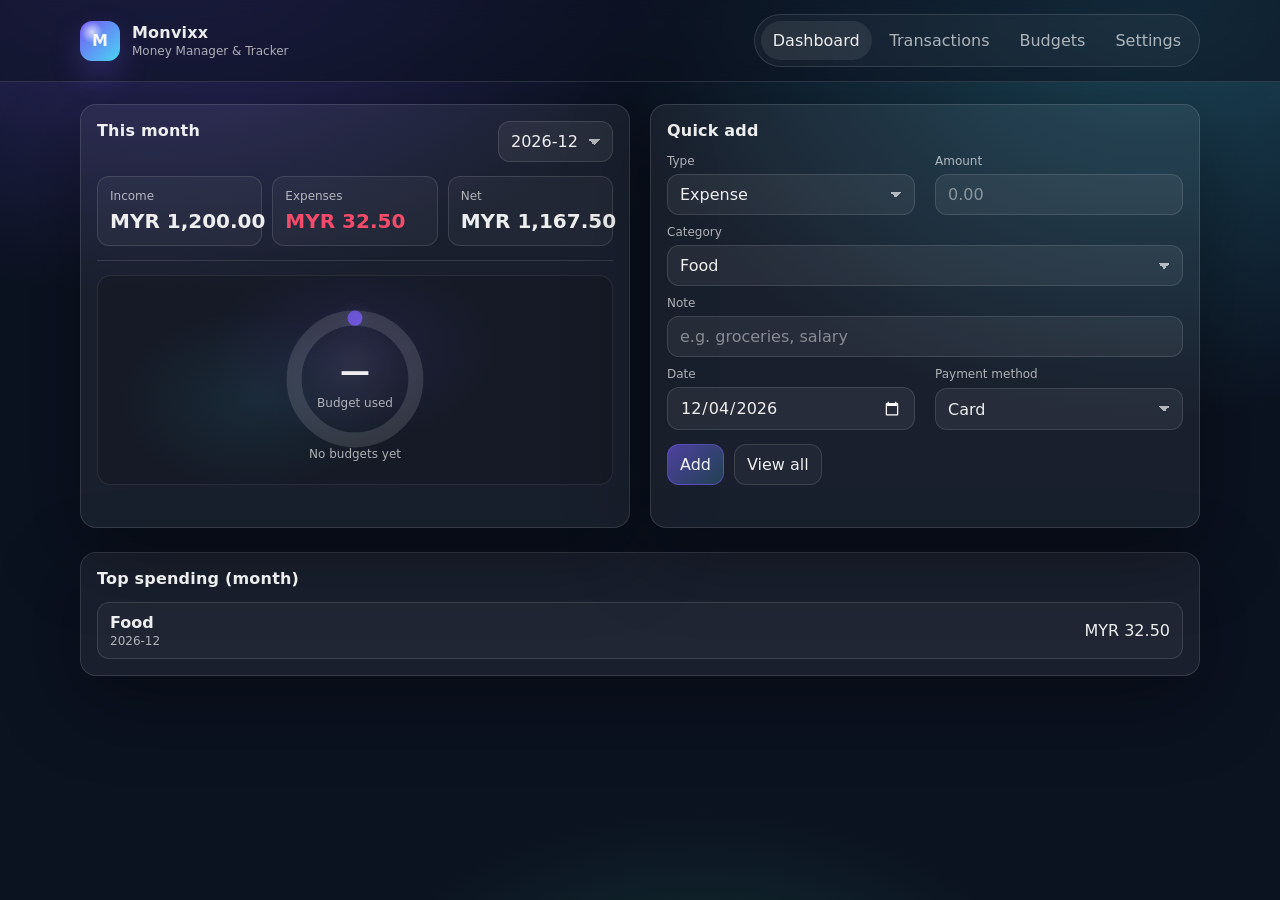
<file: index.html>
<!doctype html>

<!-- Home page -->
<html lang="en">
  <head>
    <meta charset="utf-8" />
    <meta name="viewport" content="width=device-width, initial-scale=1" />
    <title>Dashboard — Monvixx</title>
    <meta name="description" content="Monvixx: a simple money manager and tracker." />
    <link rel="stylesheet" href="css/styles.css" />
  </head>
  <body>
    <a class="skip-link" href="#main">Skip to content</a>

    <header class="topbar">
      <div class="container topbar__inner">
        <div class="brand">
          <div class="brand__logo" aria-hidden="true">M</div>
          <div class="brand__text">
            <div class="brand__name">Monvixx</div>
            <div class="brand__tag">Money Manager & Tracker</div>
          </div>
        </div>

        <nav class="tabs" aria-label="Primary">
          <a class="tab" href="./index.html" aria-current="page">Dashboard</a>
          <a class="tab" href="./transactions.html">Transactions</a>
          <a class="tab" href="./budgets.html">Budgets</a>
          <a class="tab" href="./settings.html">Settings</a>
        </nav>
      </div>
    </header>

    <main id="main" class="container main">
      <section>
        <div class="grid grid--2">
          <section class="card">
            <header class="card__header">
              <h2 class="card__title">This month</h2>
              <div class="card__actions">
                <label class="select">
                  <span class="sr-only">Month</span>
                  <select id="monthSelect"></select>
                </label>
              </div>
            </header>
            <div class="stats">
              <div class="stat">
                <div class="stat__label">Income</div>
                <div class="stat__value" id="statIncome">$0</div>
              </div>
              <div class="stat">
                <div class="stat__label">Expenses</div>
                <div class="stat__value stat__value--danger" id="statExpenses">$0</div>
              </div>
              <div class="stat">
                <div class="stat__label">Net</div>
                <div class="stat__value" id="statNet">$0</div>
              </div>
            </div>
            <div class="divider"></div>
            <div class="card-chart">
              <canvas id="summaryChart" height="190" aria-label="Donut chart for budget used"></canvas>
            </div>
          </section>

          <section class="card">
            <header class="card__header">
              <h2 class="card__title">Quick add</h2>
            </header>

            <form id="quickAddForm" class="form">
              <div class="grid grid--2">
                <label class="field">
                  <span class="field__label">Type</span>
                  <select name="type" required>
                    <option value="expense" selected>Expense</option>
                    <option value="income">Income</option>
                  </select>
                </label>
                <label class="field">
                  <span class="field__label">Amount</span>
                  <input name="amount" inputmode="decimal" placeholder="0.00" required />
                </label>
              </div>

              <label class="field">
                <span class="field__label">Category</span>
                <select name="category" id="quickAddCategory"></select>
              </label>

              <label class="field">
                <span class="field__label">Note</span>
                <input name="note" maxlength="120" placeholder="e.g. groceries, salary" />
              </label>

              <div class="grid grid--2">
                <label class="field">
                  <span class="field__label">Date</span>
                  <input name="date" type="date" required />
                </label>
                <label class="field">
                  <span class="field__label">Payment method</span>
                  <select name="method">
                    <option value="cash">Cash</option>
                    <option value="card" selected>Card</option>
                    <option value="transfer">Transfer</option>
                    <option value="other">Other</option>
                  </select>
                </label>
              </div>

              <div class="actions">
                <button type="submit" class="btn btn--primary">Add</button>
                <button type="button" class="btn" id="quickAddToTransactions">View all</button>
              </div>
              <p class="hint" id="quickAddHint" role="status" aria-live="polite"></p>
            </form>
          </section>
        </div>

        <section class="card card--spaced">
          <header class="card__header">
            <h2 class="card__title">Top spending (month)</h2>
          </header>
          <div id="topSpending" class="list list--striped"></div>
          <p class="empty" id="topSpendingEmpty">No expenses in this month yet.</p>
        </section>
      </section>
    </main>
    <script type="module" src="./js/pages/dashboard.js"></script>
  </body>
</html>
</file>
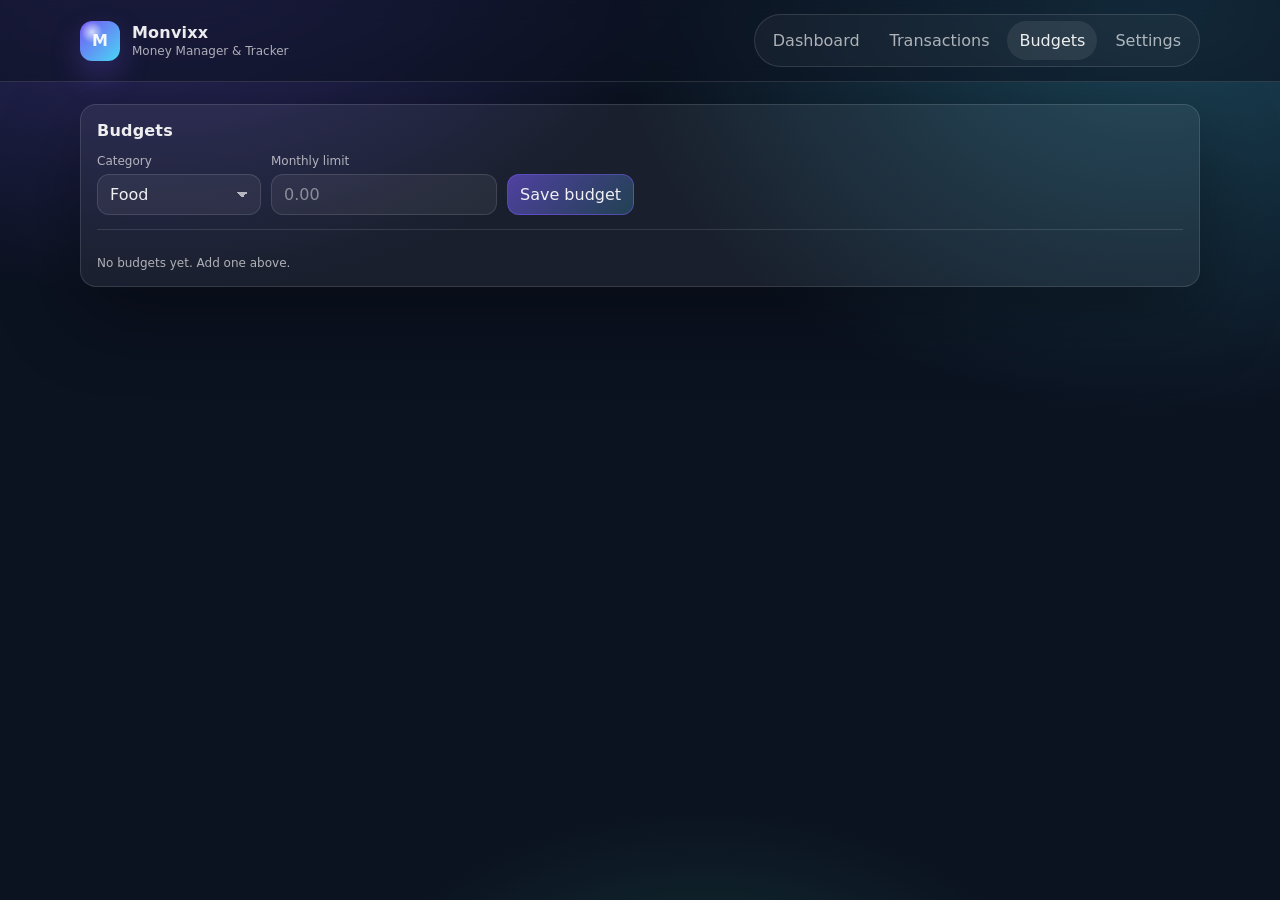
<file: budgets.html>
<!doctype html>

<!-- Budgets page -->
<html lang="en">
  <head>
    <meta charset="utf-8" />
    <meta name="viewport" content="width=device-width, initial-scale=1" />
    <title>Budgets — Monvixx</title>
    <meta name="description" content="Monvixx: set and track monthly budgets per category." />
    <link rel="stylesheet" href="css/styles.css" />
  </head>
  <body>
    <a class="skip-link" href="#main">Skip to content</a>

    <header class="topbar">
      <div class="container topbar__inner">
        <div class="brand">
          <div class="brand__logo" aria-hidden="true">M</div>
          <div class="brand__text">
            <div class="brand__name">Monvixx</div>
            <div class="brand__tag">Money Manager & Tracker</div>
          </div>
        </div>

        <nav class="tabs" aria-label="Primary">
          <a class="tab" href="./index.html">Dashboard</a>
          <a class="tab" href="./transactions.html">Transactions</a>
          <a class="tab" href="./budgets.html" aria-current="page">Budgets</a>
          <a class="tab" href="./settings.html">Settings</a>
        </nav>
      </div>
    </header>

    <main id="main" class="container main">
      <section class="card">
        <header class="card__header">
          <h2 class="card__title">Budgets</h2>
        </header>

        <form id="budgetForm" class="form form--row">
          <label class="field">
            <span class="field__label">Category</span>
            <select id="budgetCategory" required></select>
          </label>
          <label class="field">
            <span class="field__label">Monthly limit</span>
            <input id="budgetAmount" inputmode="decimal" placeholder="0.00" required />
          </label>
          <button class="btn btn--primary" type="submit">Save budget</button>
          <p class="hint" id="budgetHint" role="status" aria-live="polite"></p>
        </form>

        <div class="divider"></div>
        <div id="budgetList" class="list"></div>
        <p class="empty" id="budgetEmpty">No budgets yet. Add one above.</p>
      </section>
    </main>

    <script type="module" src="./js/pages/budgets.js"></script>
  </body>
</html>
</file>
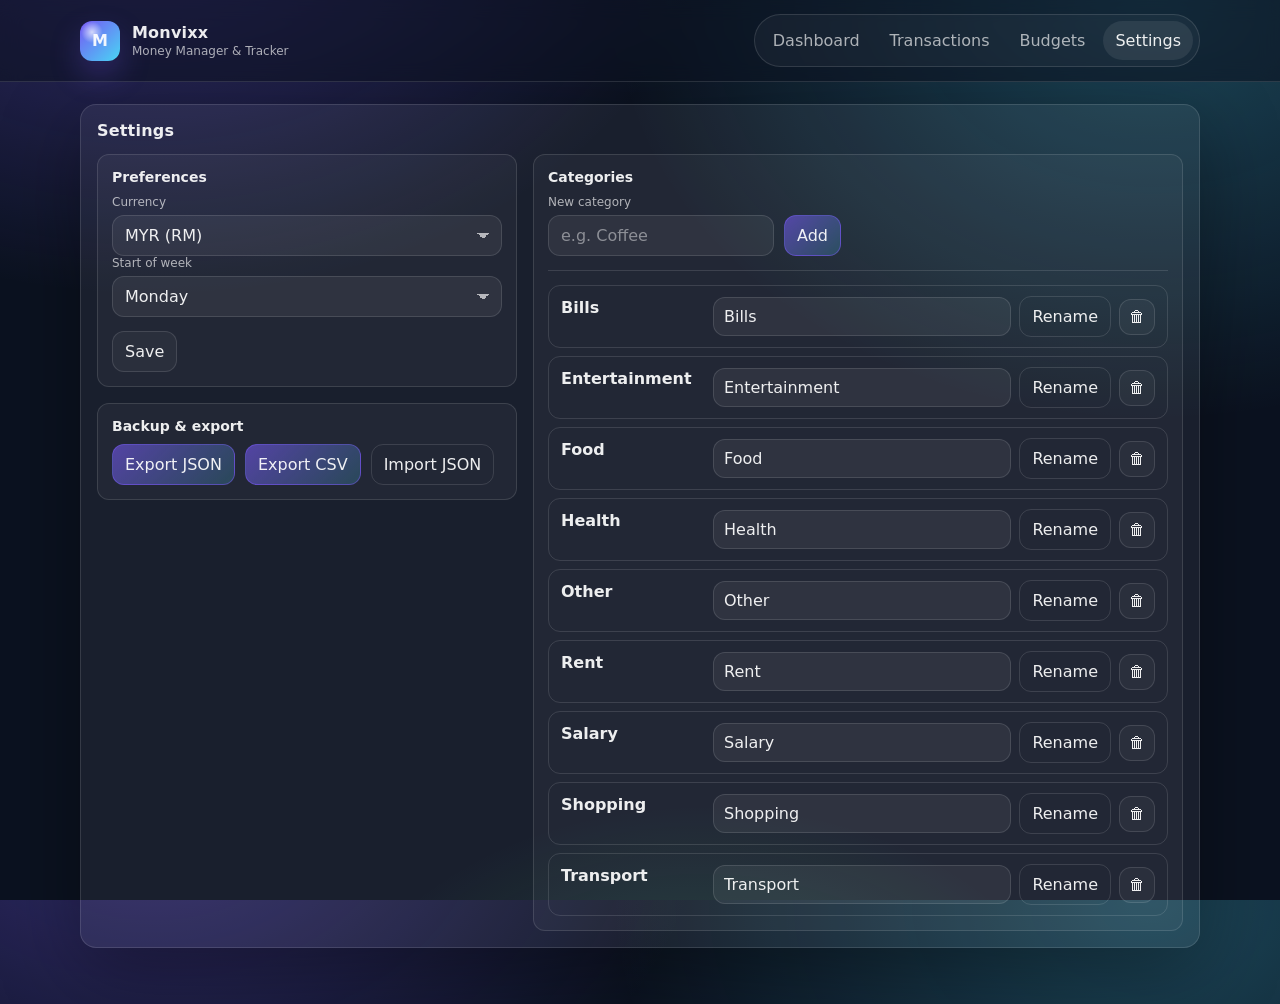
<file: settings.html>
<!doctype html>

<!-- Settings page -->
<html lang="en">
  <head>
    <meta charset="utf-8" />
    <meta name="viewport" content="width=device-width, initial-scale=1" />
    <title>Settings — Monvixx</title>
    <meta name="description" content="Monvixx settings: preferences, categories, and backup." />
    <link rel="stylesheet" href="css/styles.css" />
  </head>
  <body>
    <a class="skip-link" href="#main">Skip to content</a>

    <header class="topbar">
      <div class="container topbar__inner">
        <div class="brand">
          <div class="brand__logo" aria-hidden="true">M</div>
          <div class="brand__text">
            <div class="brand__name">Monvixx</div>
            <div class="brand__tag">Money Manager & Tracker</div>
          </div>
        </div>

        <nav class="tabs" aria-label="Primary">
          <a class="tab" href="./index.html">Dashboard</a>
          <a class="tab" href="./transactions.html">Transactions</a>
          <a class="tab" href="./budgets.html">Budgets</a>
          <a class="tab" href="./settings.html" aria-current="page">Settings</a>
        </nav>
      </div>
    </header>

    <main id="main" class="container main">
      <section class="card">
        <header class="card__header">
          <h2 class="card__title">Settings</h2>
        </header>

        <div class="settings-layout">
          <div class="settings-col">
            <section class="panel">
              <h3 class="panel__title">Preferences</h3>
              <label class="field">
                <span class="field__label">Currency</span>
                <select id="currency">
                  <option value="MYR" selected>MYR (RM)</option>
                  <option value="USD">USD ($)</option>
                  <option value="EUR">EUR (€)</option>
                  <option value="GBP">GBP (£)</option>
                  <option value="IDR">IDR (Rp)</option>
                  <option value="JPY">JPY (¥)</option>
                </select>
              </label>
              <label class="field">
                <span class="field__label">Start of week</span>
                <select id="weekStart">
                  <option value="0">Sunday</option>
                  <option value="1" selected>Monday</option>
                  <option value="2">Tuesday</option>
                  <option value="3">Wednesday</option>
                  <option value="4">Thursday</option>
                  <option value="5">Friday</option>
                  <option value="6">Saturday</option>
                </select>
              </label>
              <div class="actions actions--spaced">
                <button class="btn" id="savePrefs" type="button">Save</button>
                <p class="hint" id="prefsHint" role="status" aria-live="polite"></p>
              </div>
            </section>

            <section class="panel">
              <h3 class="panel__title">Backup &amp; export</h3>
              <div class="actions actions--wrap">
                <button class="btn btn--primary" id="exportJson" type="button">Export JSON</button>
                <button class="btn btn--primary" id="exportCsv" type="button">Export CSV</button>
                <label class="btn btn--ghost filebtn">
                  Import JSON
                  <input id="importJson" type="file" accept="application/json" />
                </label>
              </div>
            </section>
          </div>

          <div class="settings-col">
            <section class="panel">
              <h3 class="panel__title">Categories</h3>
              <form id="categoryForm" class="form form--row">
                <label class="field">
                  <span class="field__label">New category</span>
                  <input id="categoryName" maxlength="24" placeholder="e.g. Coffee" required />
                </label>
                <button class="btn btn--primary" type="submit">Add</button>
                <p class="hint" id="categoryHint" role="status" aria-live="polite"></p>
              </form>
              <div class="divider"></div>
              <div id="categoryList" class="list"></div>
              <p class="empty" id="categoryEmpty">No categories. Add one above.</p>
            </section>
          </div>
        </div>
      </section>
    </main>

    <script type="module" src="./js/pages/settings.js"></script>
  </body>
</html>
</file>
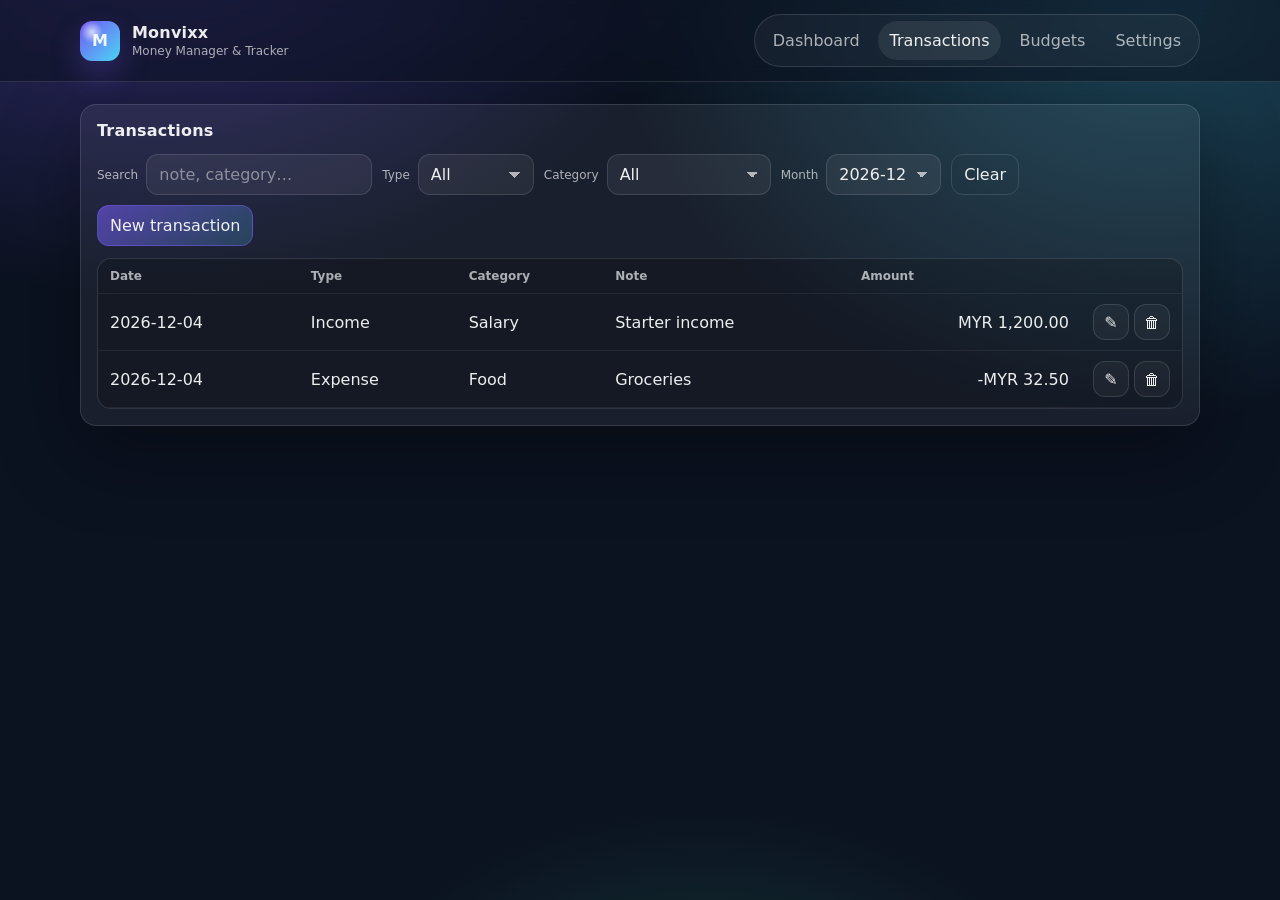
<file: transactions.html>
<!doctype html>

<!-- Transactions page -->
<html lang="en">
  <head>
    <meta charset="utf-8" />
    <meta name="viewport" content="width=device-width, initial-scale=1" />
    <title>Transactions — Monvixx</title>
    <meta name="description" content="Monvixx: search, filter, edit, and delete transactions." />
    <link rel="stylesheet" href="css/styles.css" />
  </head>
  <body>
    <a class="skip-link" href="#main">Skip to content</a>

    <header class="topbar">
      <div class="container topbar__inner">
        <div class="brand">
          <div class="brand__logo" aria-hidden="true">M</div>
          <div class="brand__text">
            <div class="brand__name">Monvixx</div>
            <div class="brand__tag">Money Manager & Tracker</div>
          </div>
        </div>

        <nav class="tabs" aria-label="Primary">
          <a class="tab" href="./index.html">Dashboard</a>
          <a class="tab" href="./transactions.html" aria-current="page">Transactions</a>
          <a class="tab" href="./budgets.html">Budgets</a>
          <a class="tab" href="./settings.html">Settings</a>
        </nav>
      </div>
    </header>

    <main id="main" class="container main">
      <section class="card">
        <header class="card__header">
          <h2 class="card__title">Transactions</h2>
        </header>

        <div class="filters">
          <label class="field field--inline">
            <span class="field__label">Search</span>
            <input id="txSearch" placeholder="note, category…" />
          </label>
          <label class="field field--inline">
            <span class="field__label">Type</span>
            <select id="txType">
              <option value="all" selected>All</option>
              <option value="expense">Expense</option>
              <option value="income">Income</option>
            </select>
          </label>
          <label class="field field--inline">
            <span class="field__label">Category</span>
            <select id="txCategory"></select>
          </label>
          <label class="field field--inline">
            <span class="field__label">Month</span>
            <select id="txMonth"></select>
          </label>
          <button class="btn btn--ghost" id="txClearFilters" type="button">Clear</button>
          <div class="spacer"></div>
          <button class="btn btn--primary" id="txNew" type="button">New transaction</button>
        </div>

        <div class="tablewrap">
          <table class="table" aria-label="Transactions table">
            <thead>
              <tr>
                <th>Date</th>
                <th>Type</th>
                <th>Category</th>
                <th>Note</th>
                <th class="num">Amount</th>
                <th></th>
              </tr>
            </thead>
            <tbody id="txTableBody"></tbody>
          </table>
        </div>
        <p class="empty" id="txEmpty">No transactions match your filters.</p>
      </section>
    </main>

    <dialog id="txDialog" class="dialog">
      <form class="dialog__card" id="txDialogForm">
        <header class="dialog__header">
          <h2 class="dialog__title" id="txDialogTitle">New transaction</h2>
          <button class="iconbtn" id="txDialogClose" aria-label="Close dialog" type="button">✕</button>
        </header>

        <div class="dialog__body">
          <input type="hidden" name="id" />
          <div class="grid grid--2">
            <label class="field">
              <span class="field__label">Type</span>
              <select name="type" required>
                <option value="expense" selected>Expense</option>
                <option value="income">Income</option>
              </select>
            </label>
            <label class="field">
              <span class="field__label">Amount</span>
              <input name="amount" inputmode="decimal" placeholder="0.00" required />
            </label>
          </div>

          <label class="field">
            <span class="field__label">Category</span>
            <select name="category" id="txDialogCategory" required></select>
          </label>

          <label class="field">
            <span class="field__label">Note</span>
            <input name="note" maxlength="120" placeholder="Optional" />
          </label>

          <div class="grid grid--2">
            <label class="field">
              <span class="field__label">Date</span>
              <input name="date" type="date" required />
            </label>
            <label class="field">
              <span class="field__label">Payment method</span>
              <select name="method">
                <option value="cash">Cash</option>
                <option value="card" selected>Card</option>
                <option value="transfer">Transfer</option>
                <option value="other">Other</option>
              </select>
            </label>
          </div>
        </div>

        <footer class="dialog__footer">
          <button class="btn" id="txDialogCancel" type="button">Cancel</button>
          <button class="btn btn--primary" id="txDialogSave" type="submit">Save</button>
          <p class="hint" id="txDialogHint" role="status" aria-live="polite"></p>
        </footer>
      </form>
    </dialog>

    <script type="module" src="./js/pages/transactions.js"></script>
  </body>
</html>
</file>
<file: css/styles.css>
/* Monvixx — plain HTML/CSS (no framework) */

:root{
  --bg: #0b1220;
  --panel: rgba(255,255,255,.06);
  --panel2: rgba(255,255,255,.08);
  --text: rgba(255,255,255,.92);
  --muted: rgba(255,255,255,.65);
  --border: rgba(255,255,255,.12);
  --shadow: 0 24px 80px rgba(0,0,0,.35);

  --primary: #7c5cff;
  --primary2: #4de1ff;
  --danger: #ff4d6d;
  --good: #45f0a6;
  --warn: #ffcc66;

  --radius: 16px;
  --radius2: 12px;
  --container: 1120px;
  --font: ui-sans-serif, system-ui, -apple-system, Segoe UI, Roboto, Arial, "Apple Color Emoji", "Segoe UI Emoji";
}

*{ box-sizing:border-box; }
html,body{ height:100%; }
body{
  margin:0;
  font-family: var(--font);
  color: var(--text);
  background:
    radial-gradient(1000px 700px at 12% -10%, rgba(124,92,255,.35), transparent 55%),
    radial-gradient(900px 700px at 90% 0%, rgba(77,225,255,.25), transparent 60%),
    radial-gradient(700px 500px at 55% 120%, rgba(69,240,166,.18), transparent 55%),
    var(--bg);
}

a{ color: inherit; }
button, input, select{ font: inherit; color: inherit; }
select, input{
  background: rgba(255,255,255,.06);
  border: 1px solid var(--border);
  border-radius: 12px;
  padding: 10px 12px;
  outline: none;
}
/* Improve native control theming on Windows (dropdowns, date picker, etc.) */
input, select, button{ color-scheme: dark; }
select{
  -webkit-appearance: none;
  appearance: none;
  padding-right: 34px;
  background-image:
    linear-gradient(45deg, transparent 50%, rgba(255,255,255,.65) 50%),
    linear-gradient(135deg, rgba(255,255,255,.65) 50%, transparent 50%),
    linear-gradient(to right, transparent, transparent);
  background-position:
    calc(100% - 18px) 50%,
    calc(100% - 12px) 50%,
    100% 0;
  background-size: 6px 6px, 6px 6px, 2.6em 2.6em;
  background-repeat: no-repeat;
}
select::-ms-expand{ display:none; }
select option{
  background: #0f172a;
  color: rgba(255,255,255,.92);
}
input::placeholder{ color: rgba(255,255,255,.45); }
select:focus, input:focus{ border-color: rgba(124,92,255,.55); box-shadow: 0 0 0 4px rgba(124,92,255,.12); }
select:focus-visible, input:focus-visible, button:focus-visible{
  outline: 2px solid rgba(124,92,255,.55);
  outline-offset: 2px;
}

.sr-only{
  position:absolute;
  width:1px; height:1px;
  padding:0; margin:-1px;
  overflow:hidden; clip:rect(0,0,0,0);
  white-space:nowrap; border:0;
}
.skip-link{
  position:absolute;
  left:12px; top:12px;
  padding:10px 12px;
  border-radius: 12px;
  background: rgba(0,0,0,.6);
  border: 1px solid var(--border);
  transform: translateY(-140%);
  transition: transform .15s ease;
  z-index: 10;
}
.skip-link:focus{ transform: translateY(0); }

.container{
  max-width: var(--container);
  margin: 0 auto;
  padding: 0 18px;
}

.topbar{
  position: sticky;
  top: 0;
  z-index: 5;
  backdrop-filter: blur(10px);
  background: rgba(11,18,32,.55);
  border-bottom: 1px solid var(--border);
}
.topbar__inner{
  display:flex;
  align-items:center;
  justify-content: space-between;
  gap: 16px;
  padding: 14px 0;
}
.brand{ display:flex; align-items:center; gap: 12px; }
.brand__logo{
  width: 40px; height: 40px;
  border-radius: 12px;
  background:
    radial-gradient(18px 18px at 30% 28%, rgba(255,255,255,.7), transparent 60%),
    linear-gradient(135deg, rgba(124,92,255,.95), rgba(77,225,255,.95));
  box-shadow: 0 14px 30px rgba(124,92,255,.25);
  display:flex;
  align-items:center;
  justify-content:center;
  font-weight: 800;
}
.brand__name{ font-weight: 750; letter-spacing: .2px; }
.brand__tag{ color: var(--muted); font-size: 12px; margin-top: 2px; }

.tabs{
  display:flex;
  gap: 6px;
  padding: 6px;
  border: 1px solid var(--border);
  border-radius: 999px;
  background: rgba(255,255,255,.04);
}
.tab{
  text-decoration: none;
  display:inline-flex;
  align-items:center;
  border: none;
  background: transparent;
  padding: 10px 12px;
  border-radius: 999px;
  cursor: pointer;
  color: var(--muted);
}
.tab[aria-current="page"], .tab.is-active{
  background: rgba(255,255,255,.08);
  color: var(--text);
}
.tab:hover{ color: var(--text); }

.main{ padding: 22px 0 56px; }

.grid{ display:grid; gap: 20px; }
.grid--2{ grid-template-columns: repeat(2, minmax(0,1fr)); }
@media (max-width: 880px){ .grid--2{ grid-template-columns: 1fr; } }

.card--spaced{ margin-top: 24px; }
.card-chart{
  margin-top: 6px;
  padding: 10px 10px 8px;
  border-radius: 14px;
  border: 1px solid rgba(255,255,255,.08);
  background:
    radial-gradient(240px 160px at 50% 35%, rgba(124,92,255,.10), transparent 60%),
    radial-gradient(220px 150px at 30% 60%, rgba(77,225,255,.08), transparent 60%),
    rgba(0,0,0,.14);
}
.card-chart canvas{
  display: block;
  width: 100%;
  height: 190px;
}

.settings-layout{
  display:grid;
  grid-template-columns: 420px minmax(0, 1fr);
  gap: 16px;
  align-items: start;
}
.settings-col{
  display:grid;
  gap: 16px;
}
@media (max-width: 980px){
  .settings-layout{ grid-template-columns: 1fr; }
}

.card{
  background: var(--panel);
  border: 1px solid var(--border);
  border-radius: var(--radius);
  box-shadow: var(--shadow);
  padding: 16px;
}
.card__header{
  display:flex;
  align-items:flex-start;
  justify-content: space-between;
  gap: 12px;
  margin-bottom: 14px;
}
.card__title{ margin: 0; font-size: 16px; letter-spacing: .2px; }
.card__subtitle{ color: var(--muted); font-size: 12px; margin-top: 4px; }
.card__actions{ display:flex; gap: 8px; align-items:center; }
.select{ display:inline-flex; align-items:center; }
.select select{ min-width: 108px; }

.panel{
  background: rgba(255,255,255,.04);
  border: 1px solid var(--border);
  border-radius: var(--radius2);
  padding: 14px;
}
.panel__title{ margin: 0 0 10px; font-size: 14px; }

/* About panel on Settings: app name and tagline */
.panel--about .about__name{
  margin: 0 0 4px;
  font-size: 18px;
  font-weight: 700;
  color: var(--text);
}
.panel--about .about__tagline{
  margin: 0;
  font-size: 13px;
  color: var(--muted);
}

.divider{ height: 1px; background: var(--border); margin: 14px 0; }

.stats{
  display:grid;
  grid-template-columns: repeat(3, minmax(0,1fr));
  gap: 10px;
}
.stat{
  background: rgba(255,255,255,.04);
  border: 1px solid var(--border);
  border-radius: var(--radius2);
  padding: 12px;
}
.stat__label{ color: var(--muted); font-size: 12px; }
.stat__value{ font-size: 20px; font-weight: 750; margin-top: 6px; }
.stat__value--danger{ color: rgba(255,77,109,.95); }

.progress__row{
  display:flex;
  align-items:center;
  justify-content: space-between;
  gap: 12px;
  margin-bottom: 10px;
}
.progress__label{ font-size: 13px; }
.progress__meta{ color: var(--muted); font-size: 12px; margin-top: 3px; }
.pill{
  padding: 6px 10px;
  border-radius: 999px;
  border: 1px solid var(--border);
  background: rgba(255,255,255,.04);
  font-size: 12px;
  color: var(--muted);
  white-space: nowrap;
}
.bar{
  height: 10px;
  border-radius: 999px;
  border: 1px solid var(--border);
  background: rgba(0,0,0,.25);
  overflow:hidden;
}
.bar__fill{
  height: 100%;
  background: linear-gradient(90deg, rgba(124,92,255,.95), rgba(77,225,255,.95));
  width: 0%;
}

.form{ display:grid; gap: 10px; }
.form--row{
  display:flex;
  align-items: end;
  flex-wrap: wrap;
  gap: 10px;
}
.field{ display:grid; gap: 6px; }
.field--inline{ display:flex; align-items:center; gap: 8px; }
.field__label{ color: var(--muted); font-size: 12px; }
.actions{ display:flex; gap: 10px; align-items:center; margin-top: 4px; }
.actions--spaced{ margin-top: 14px; }
.actions--wrap{ flex-wrap: wrap; }
.spacer{ flex: 1 1 auto; }
.hint{ margin: 0; color: var(--muted); font-size: 12px; min-height: 16px; }

.btn{
  border: 1px solid var(--border);
  background: rgba(255,255,255,.04);
  padding: 10px 12px;
  border-radius: 12px;
  cursor: pointer;
}
.btn:hover{ background: rgba(255,255,255,.07); }
.btn--primary{
  border-color: rgba(124,92,255,.45);
  background: linear-gradient(135deg, rgba(124,92,255,.55), rgba(77,225,255,.18));
}
.btn--ghost{ background: transparent; }
.btn--danger{
  border-color: rgba(255,77,109,.5);
  background: linear-gradient(135deg, rgba(255,77,109,.38), rgba(255,77,109,.10));
}
.filebtn{ position: relative; overflow:hidden; }
.filebtn input{ position:absolute; inset:0; opacity:0; cursor:pointer; }

.list{ display:grid; gap: 8px; }
.list--striped .row:nth-child(odd){ background: rgba(255,255,255,.035); }
.row{
  display:flex;
  align-items:center;
  justify-content: space-between;
  gap: 12px;
  border: 1px solid var(--border);
  border-radius: 12px;
  padding: 10px 12px;
}
.row__left{ display:grid; gap: 2px; }
.row__title{ font-weight: 650; }
.row__meta{ color: var(--muted); font-size: 12px; }
.row__right{ display:flex; gap: 10px; align-items:center; }
.num{ text-align:right; font-variant-numeric: tabular-nums; }
.row__input{
  width: min(360px, 44vw);
  padding: 9px 10px;
}

/* Category manager row polish */
.catrow{ align-items: stretch; }
.catrow .row__left{
  min-width: 140px;
  padding-top: 2px;
}
.catrow .row__meta{
  font-family: ui-monospace, SFMono-Regular, Menlo, Consolas, "Liberation Mono", monospace;
  font-size: 11px;
  opacity: .9;
}
.catrow .row__right{
  flex: 1;
  justify-content: flex-end;
  flex-wrap: wrap;
  gap: 8px;
}
.catrow .row__input{ flex: 1 1 220px; }
@media (max-width: 540px){
  .catrow{ flex-direction: column; }
  .catrow .row__left{ min-width: 0; }
  .catrow .row__right{ width: 100%; justify-content: flex-start; }
}

.filters{
  display:flex;
  gap: 10px;
  flex-wrap: wrap;
  align-items: end;
  margin-bottom: 12px;
}

.tablewrap{
  overflow:auto;
  border: 1px solid var(--border);
  border-radius: 14px;
  background: rgba(0,0,0,.18);
}
.tablewrap{ scrollbar-color: rgba(255,255,255,.22) transparent; }
.table{
  width: 100%;
  border-collapse: collapse;
  min-width: 760px;
}
.table th, .table td{
  padding: 10px 12px;
  border-bottom: 1px solid rgba(255,255,255,.06);
}
.table th{
  text-align:left;
  color: var(--muted);
  font-size: 12px;
  font-weight: 650;
}
.table tr:hover td{ background: rgba(255,255,255,.03); }
.table td:last-child{ width: 1%; white-space: nowrap; }

.iconbtn{
  width: 36px; height: 36px;
  display:inline-grid;
  place-items:center;
  border-radius: 12px;
  border: 1px solid var(--border);
  background: rgba(255,255,255,.04);
  cursor:pointer;
}
.iconbtn:hover{ background: rgba(255,255,255,.07); }

.empty{
  margin: 12px 0 0;
  color: var(--muted);
  font-size: 12px;
  display:none;
}
.empty.is-visible{ display:block; }

.danger{
  border: 1px solid rgba(255,77,109,.35);
  background: rgba(255,77,109,.08);
  border-radius: var(--radius2);
  padding: 14px;
}
.danger__title{ margin: 0 0 8px; font-size: 14px; }
.danger__text{ margin: 0 0 10px; color: var(--muted); font-size: 12px; }

.dialog{ border:none; padding: 0; background: transparent; }
.dialog::backdrop{ background: rgba(0,0,0,.6); backdrop-filter: blur(3px); }
.dialog__card{
  width: min(560px, calc(100vw - 28px));
  margin: 10vh auto;
  background: rgba(16, 24, 40, .92);
  border: 1px solid var(--border);
  border-radius: var(--radius);
  box-shadow: var(--shadow);
  padding: 14px;
}
.dialog__header{
  display:flex;
  align-items:center;
  justify-content: space-between;
  gap: 12px;
  margin-bottom: 12px;
}
.dialog__title{ margin:0; font-size: 16px; }
.dialog__body{ display:grid; gap: 10px; }
.dialog__footer{
  display:flex;
  align-items:center;
  justify-content:flex-end;
  gap: 10px;
  margin-top: 12px;
  flex-wrap: wrap;
}
</file>
